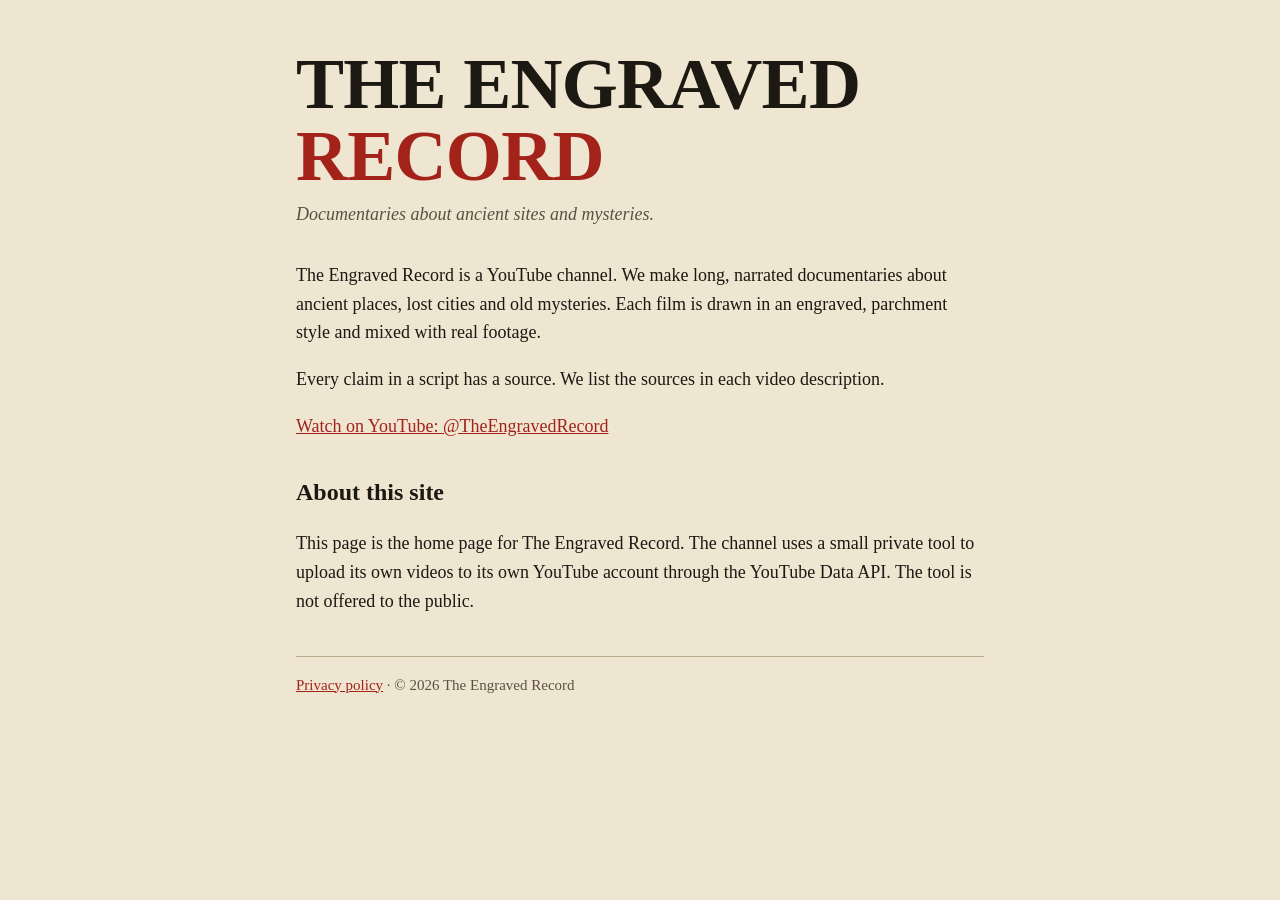
<file: index.html>
<!doctype html>
<html lang="en">
<head>
<meta charset="utf-8">
<meta name="viewport" content="width=device-width,initial-scale=1">
<title>The Engraved Record</title>
<meta name="description" content="Narrated documentaries about ancient sites and mysteries. Sourced facts only.">
<link rel="stylesheet" href="style.css">
</head>
<body>
<main>
<h1>The Engraved <span>Record</span></h1>
<p class="sub">Documentaries about ancient sites and mysteries.</p>
<p>The Engraved Record is a YouTube channel. We make long, narrated documentaries about ancient places, lost cities and old mysteries. Each film is drawn in an engraved, parchment style and mixed with real footage.</p>
<p>Every claim in a script has a source. We list the sources in each video description.</p>
<p><a href="https://www.youtube.com/@TheEngravedRecord">Watch on YouTube: @TheEngravedRecord</a></p>
<h2>About this site</h2>
<p>This page is the home page for The Engraved Record. The channel uses a small private tool to upload its own videos to its own YouTube account through the YouTube Data API. The tool is not offered to the public.</p>
<hr>
<footer><a href="privacy.html">Privacy policy</a> · © 2026 The Engraved Record</footer>
</main>
</body>
</html>
</file>
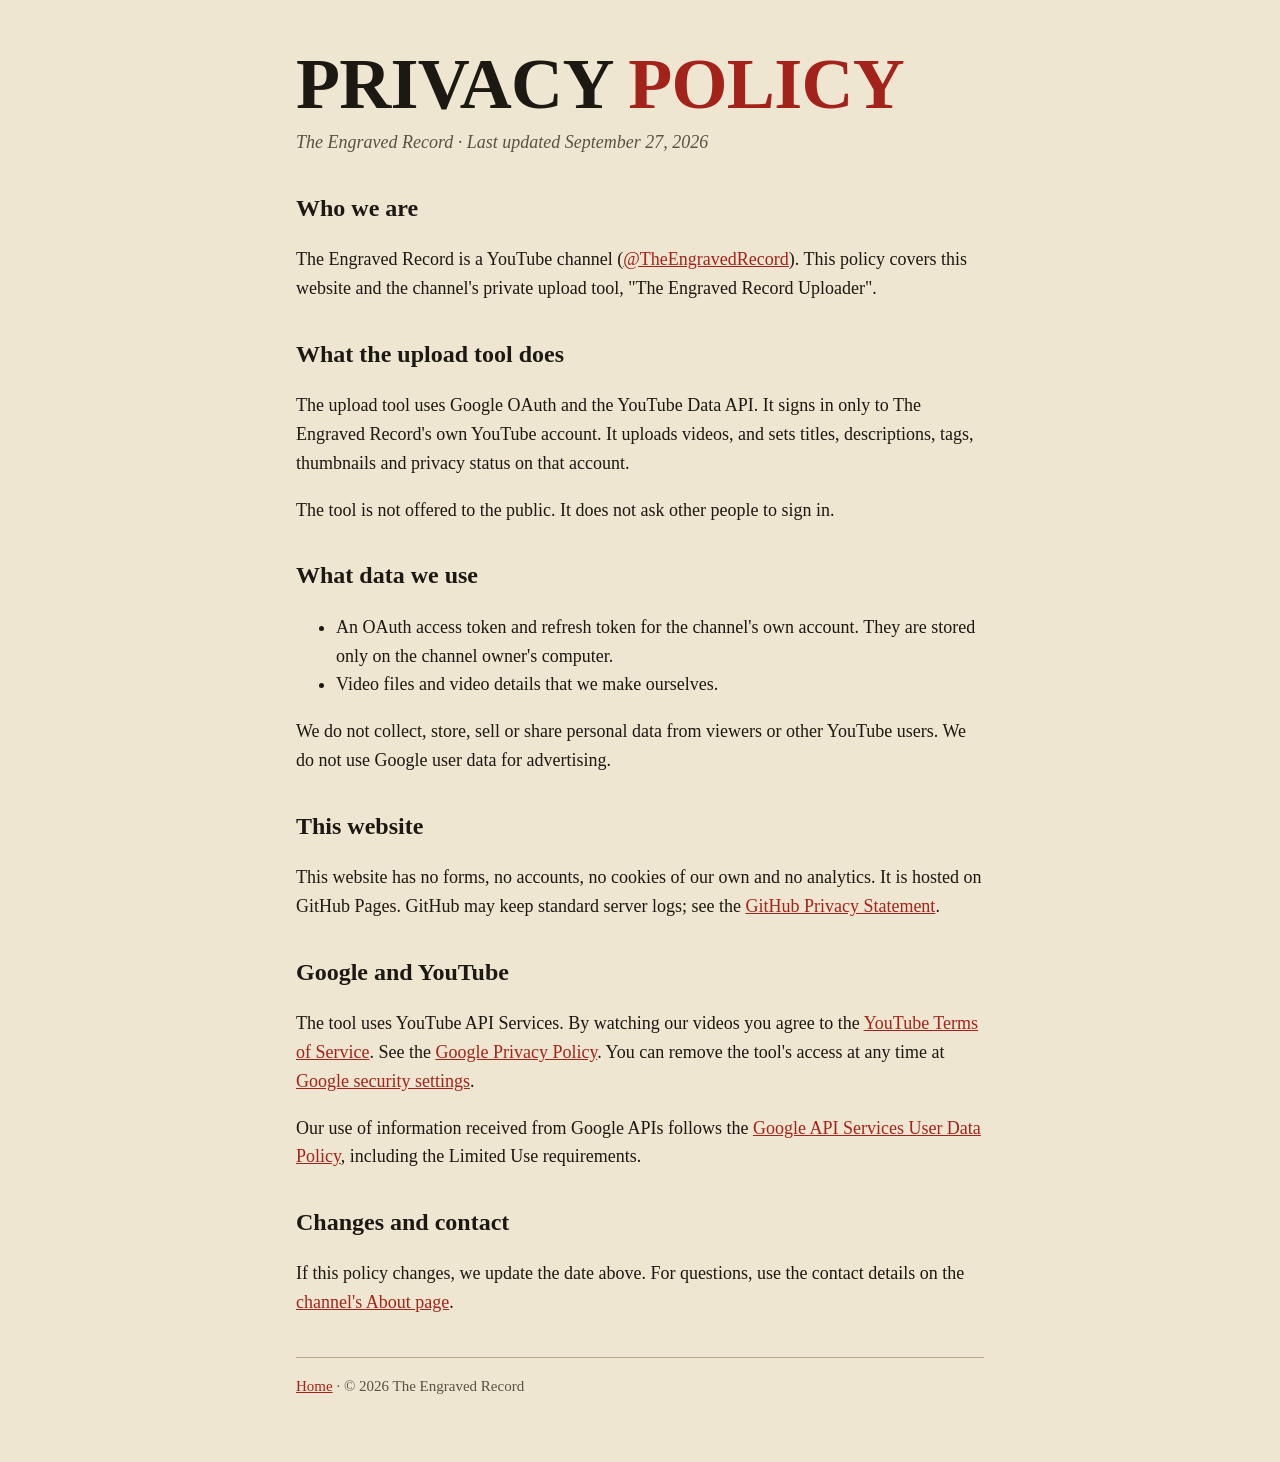
<file: privacy.html>
<!doctype html>
<html lang="en">
<head>
<meta charset="utf-8">
<meta name="viewport" content="width=device-width,initial-scale=1">
<title>Privacy Policy</title>
<meta name="description" content="Privacy policy for The Engraved Record and its upload tool.">
<link rel="stylesheet" href="style.css">
</head>
<body>
<main>
<h1>Privacy <span>Policy</span></h1>
<p class="sub">The Engraved Record · Last updated September 27, 2026</p>

<h2>Who we are</h2>
<p>The Engraved Record is a YouTube channel (<a href="https://www.youtube.com/@TheEngravedRecord">@TheEngravedRecord</a>). This policy covers this website and the channel's private upload tool, "The Engraved Record Uploader".</p>

<h2>What the upload tool does</h2>
<p>The upload tool uses Google OAuth and the YouTube Data API. It signs in only to The Engraved Record's own YouTube account. It uploads videos, and sets titles, descriptions, tags, thumbnails and privacy status on that account.</p>
<p>The tool is not offered to the public. It does not ask other people to sign in.</p>

<h2>What data we use</h2>
<ul>
<li>An OAuth access token and refresh token for the channel's own account. They are stored only on the channel owner's computer.</li>
<li>Video files and video details that we make ourselves.</li>
</ul>
<p>We do not collect, store, sell or share personal data from viewers or other YouTube users. We do not use Google user data for advertising.</p>

<h2>This website</h2>
<p>This website has no forms, no accounts, no cookies of our own and no analytics. It is hosted on GitHub Pages. GitHub may keep standard server logs; see the <a href="https://docs.github.com/en/site-policy/privacy-policies/github-general-privacy-statement">GitHub Privacy Statement</a>.</p>

<h2>Google and YouTube</h2>
<p>The tool uses YouTube API Services. By watching our videos you agree to the <a href="https://www.youtube.com/t/terms">YouTube Terms of Service</a>. See the <a href="https://policies.google.com/privacy">Google Privacy Policy</a>. You can remove the tool's access at any time at <a href="https://myaccount.google.com/permissions">Google security settings</a>.</p>
<p>Our use of information received from Google APIs follows the <a href="https://developers.google.com/terms/api-services-user-data-policy">Google API Services User Data Policy</a>, including the Limited Use requirements.</p>

<h2>Changes and contact</h2>
<p>If this policy changes, we update the date above. For questions, use the contact details on the <a href="https://www.youtube.com/@TheEngravedRecord/about">channel's About page</a>.</p>
<hr>
<footer><a href="index.html">Home</a> · © 2026 The Engraved Record</footer>
</main>
</body>
</html>
</file>
<file: style.css>
:root{--bg:#efe6d2;--ink:#1c1812;--muted:#5b5142;--red:#a3231b;--line:#b9aa8c}
@media (prefers-color-scheme:dark){:root{--bg:#1c1812;--ink:#efe6d2;--muted:#b9aa8c;--red:#e0574c;--line:#4a4032}}
*{box-sizing:border-box}
body{margin:0;background:var(--bg);color:var(--ink);font:18px/1.6 Georgia,"Times New Roman",serif}
main{max-width:720px;margin:0 auto;padding:48px 16px 64px}
h1{font-size:clamp(40px,9vw,72px);line-height:1;margin:0 0 8px;letter-spacing:-.01em;text-transform:uppercase}
h1 span{color:var(--red)}
h2{font-size:24px;margin:32px 0 8px}
p,li{color:var(--ink)}
.sub{color:var(--muted);font-style:italic;margin:0 0 32px}
a{color:var(--red)}
hr{border:0;border-top:1px solid var(--line);margin:40px 0 16px}
footer{color:var(--muted);font-size:15px}
</file>
